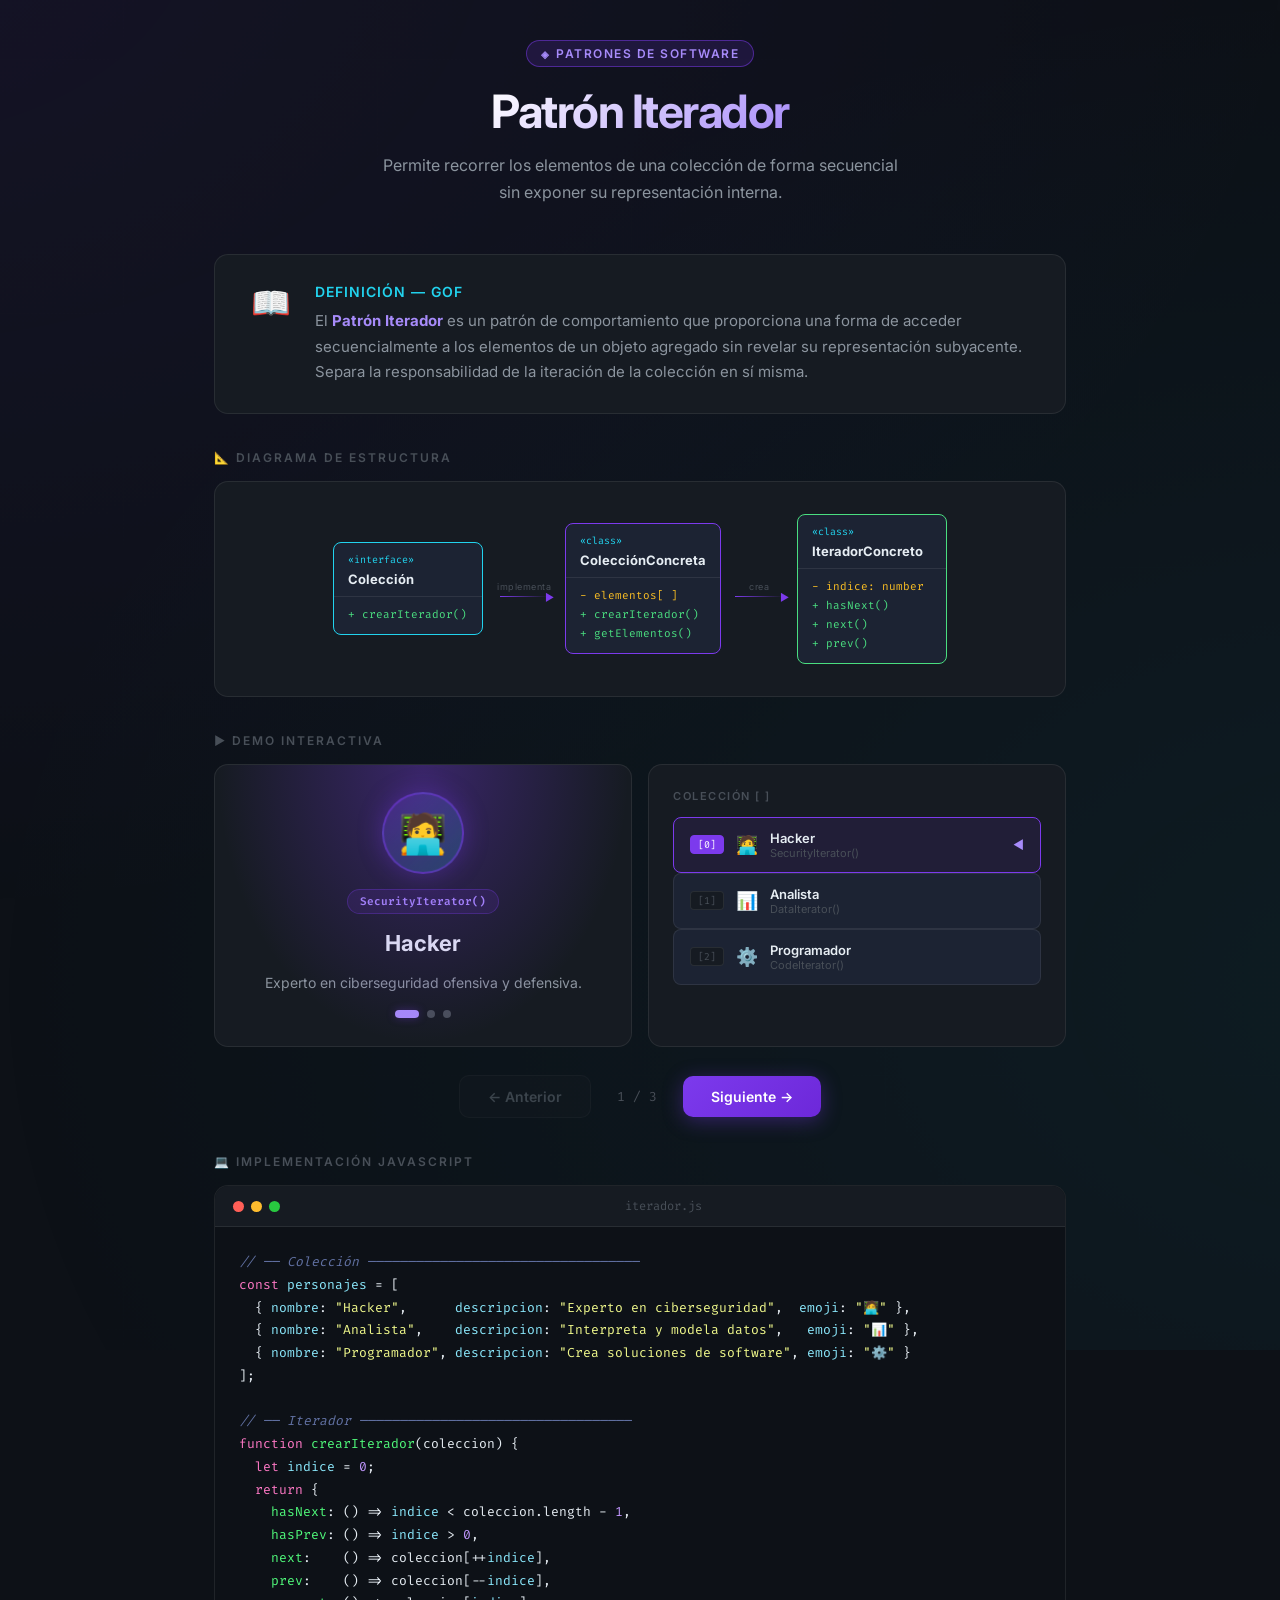
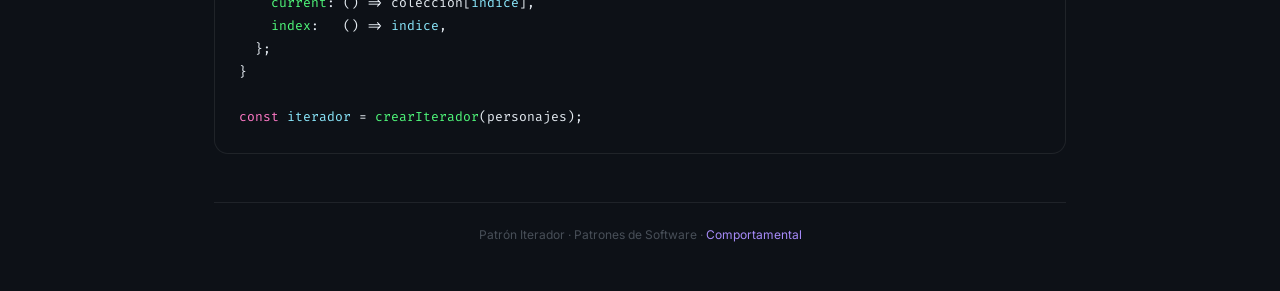
<file: index.html>
<!DOCTYPE html>
<html lang="es">
<head>
  <meta charset="UTF-8">
  <meta http-equiv="refresh" content="0; url=patron-iterador/">
  <title>Patrones de Software</title>
  <style>
    :root { --accent: #7c3aed; --bg: #0d1117; --text: #e6edf3; --muted: #8b949e; }
    * { margin: 0; padding: 0; box-sizing: border-box; }
    body {
      font-family: system-ui, sans-serif;
      background: var(--bg);
      color: var(--text);
      display: flex;
      flex-direction: column;
      align-items: center;
      justify-content: center;
      min-height: 100vh;
      gap: 16px;
    }
    h1 { font-size: 22px; font-weight: 700; }
    p  { color: var(--muted); font-size: 14px; }
    a  { color: var(--accent); }
  </style>
</head>
<body>
  <h1>Patrones de Software</h1>
  <p>Redirigiendo a <a href="patron-iterador/">Patrón Iterador</a>…</p>
</body>
</html>
</file>
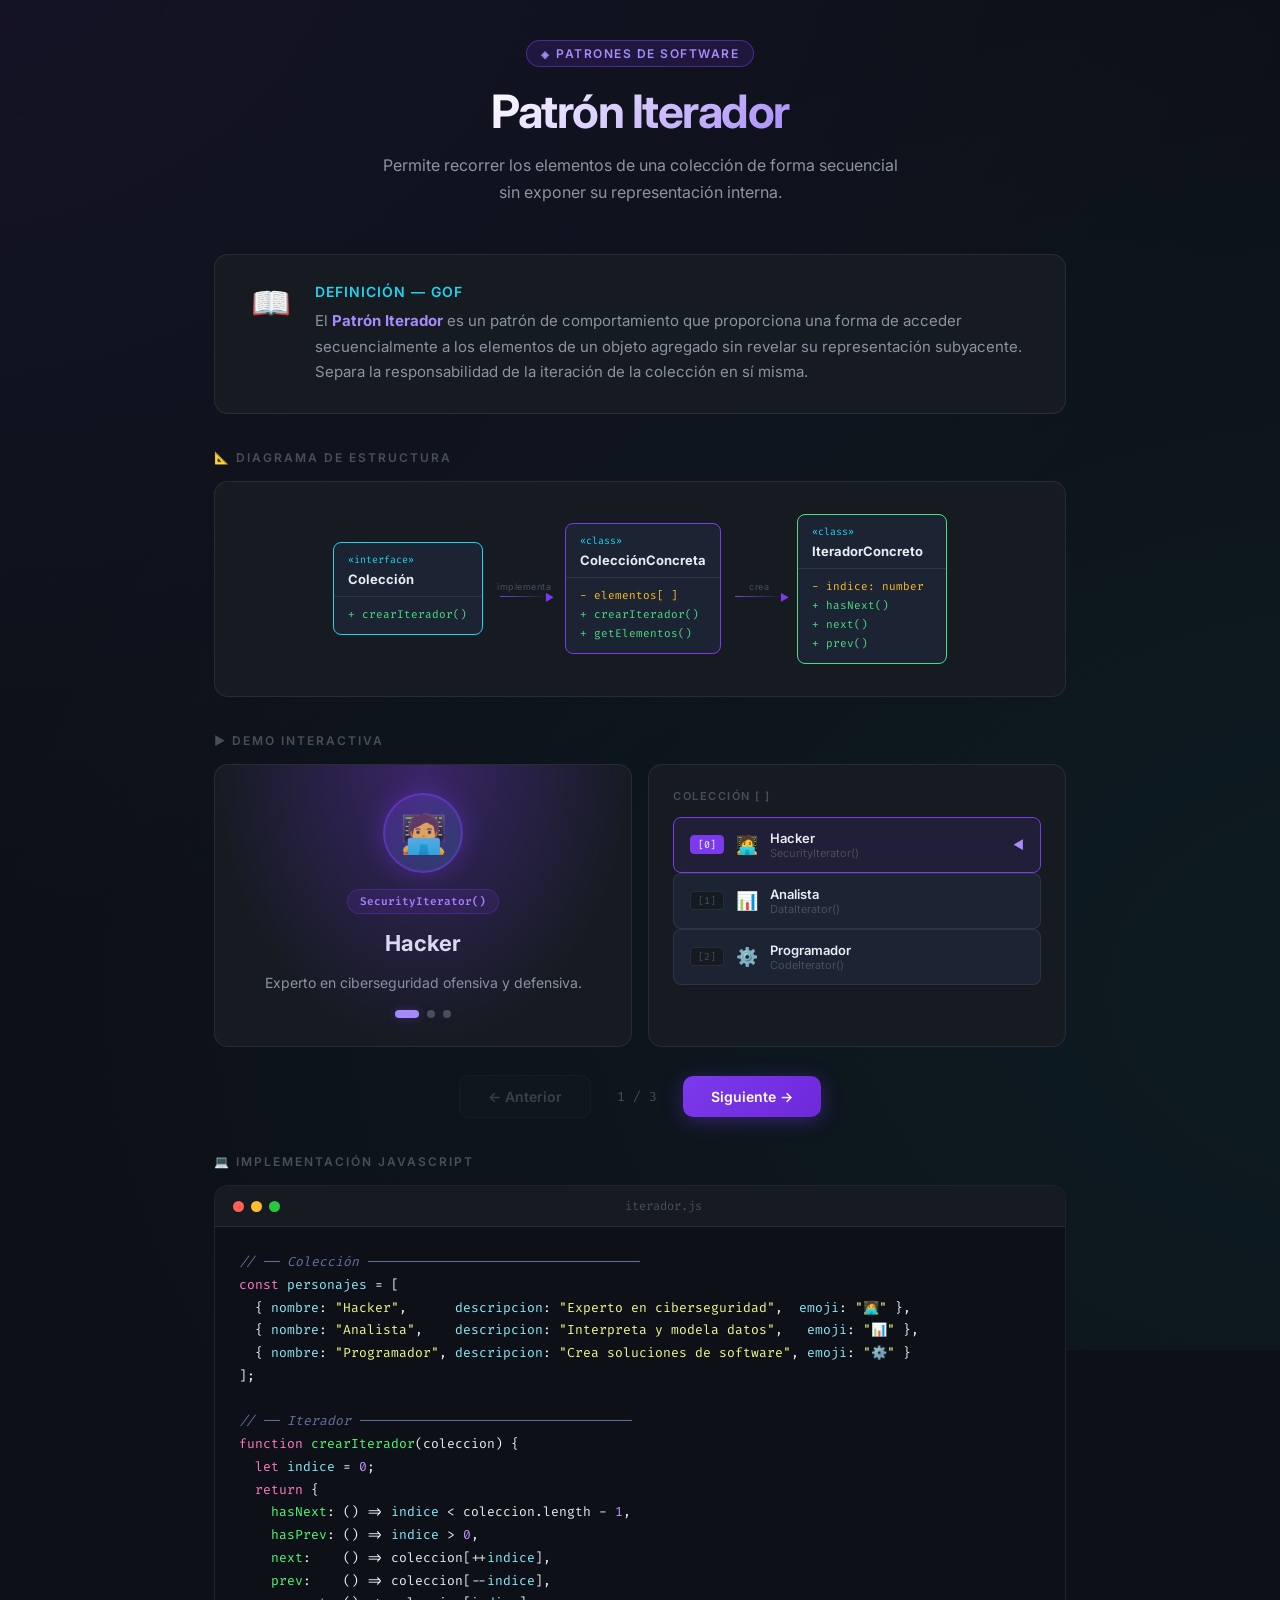
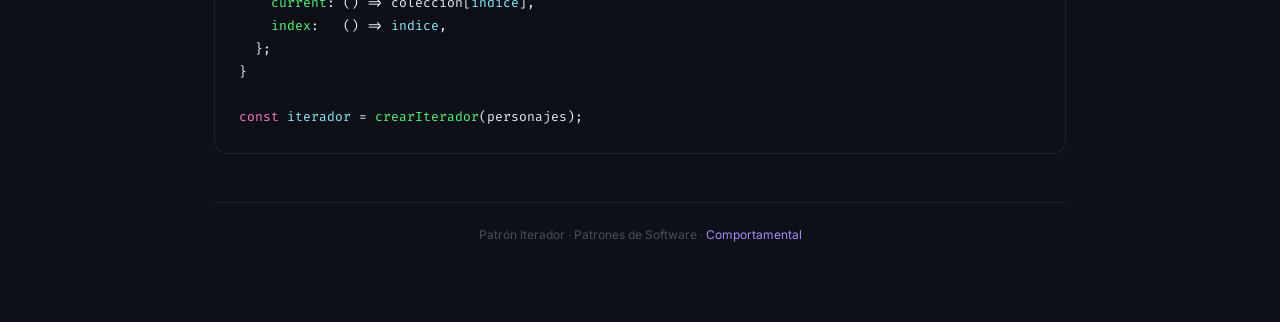
<file: patron-iterador/index.html>
<!DOCTYPE html>
<html lang="es">

<head>
  <meta charset="UTF-8">
  <meta name="viewport" content="width=device-width, initial-scale=1.0">
  <title>Patrón Iterador | Patrones de Software</title>
  <link
    href="https://fonts.googleapis.com/css2?family=Inter:wght@300;400;500;600;700&family=Fira+Code:wght@400;500&display=swap"
    rel="stylesheet">
  <link rel="stylesheet" href="style.css">
</head>

<body>
  <div class="wrapper">

    <!-- Header -->
    <header class="header">
      <div class="badge">Patrones de Software</div>
      <h1>Patrón Iterador</h1>
      <p class="subtitle">
        Permite recorrer los elementos de una colección de forma secuencial
        sin exponer su representación interna.
      </p>
    </header>

    <!-- Definición -->
    <div class="definition-card">
      <div class="def-icon">📖</div>
      <div>
        <h3>Definición — GoF</h3>
        <p>
          El <strong style="color:var(--accent-light)">Patrón Iterador</strong> es un patrón de comportamiento que
          proporciona una forma de acceder secuencialmente a los elementos de un objeto agregado
          sin revelar su representación subyacente. Separa la responsabilidad de la
          iteración de la colección en sí misma.
        </p>
      </div>
    </div>

    <!-- Diagrama UML -->
    <div class="diagram-section">
      <div class="section-title">📐 Diagrama de Estructura</div>
      <div class="diagram">

        <!-- Colección (interfaz) -->
        <div class="uml-box interface">
          <div class="uml-header">
            <span class="uml-stereotype">«interface»</span>
            <span class="uml-name">Colección</span>
          </div>
          <div class="uml-body">
            <span class="uml-method pub">+ crearIterador()</span>
          </div>
        </div>

        <div class="arrow">
          <span class="arrow-label">implementa</span>
          <div class="arrow-line"></div>
        </div>

        <!-- Colección Concreta -->
        <div class="uml-box concrete">
          <div class="uml-header">
            <span class="uml-stereotype">«class»</span>
            <span class="uml-name">ColecciónConcreta</span>
          </div>
          <div class="uml-body">
            <span class="uml-method prv">- elementos[ ]</span>
            <span class="uml-method pub">+ crearIterador()</span>
            <span class="uml-method pub">+ getElementos()</span>
          </div>
        </div>

        <div class="arrow">
          <span class="arrow-label">crea</span>
          <div class="arrow-line"></div>
        </div>

        <!-- Iterador Concreto -->
        <div class="uml-box highlight">
          <div class="uml-header">
            <span class="uml-stereotype">«class»</span>
            <span class="uml-name">IteradorConcreto</span>
          </div>
          <div class="uml-body">
            <span class="uml-method prv">- indice: number</span>
            <span class="uml-method pub">+ hasNext()</span>
            <span class="uml-method pub">+ next()</span>
            <span class="uml-method pub">+ prev()</span>
          </div>
        </div>

      </div>
    </div>

    <!-- Demo Interactiva -->
    <div class="demo-section">
      <div class="section-title">▶ Demo Interactiva</div>
      <div class="demo-grid">

        <!-- Personaje activo -->
        <div class="character-panel">
          <div class="avatar" id="avatar">🧑‍💻</div>
          <div id="rol">iterador.current()</div>
          <div id="nombre">—</div>
          <div id="descripcion">—</div>
          <div class="dots" id="dots"></div>
        </div>

        <!-- Lista de la colección -->
        <div class="collection-panel">
          <div class="panel-label">Colección [ ]</div>
          <div id="collection-list"></div>
        </div>

      </div>

      <!-- Controles -->
      <div class="controls">
        <button class="btn btn-secondary" id="btnAnterior" onclick="anterior()">
          ← Anterior
        </button>
        <span class="counter" id="counter">0 / 0</span>
        <button class="btn btn-primary" id="btnSiguiente" onclick="siguiente()">
          Siguiente →
        </button>
      </div>
    </div>

    <!-- Código de ejemplo -->
    <div class="code-section">
      <div class="section-title">💻 Implementación JavaScript</div>
      <div class="code-block">
        <div class="code-topbar">
          <div class="code-dots">
            <span></span><span></span><span></span>
          </div>
          <span class="code-file">iterador.js</span>
          <span></span>
        </div>
        <pre><code><span class="cm">// ── Colección ──────────────────────────────────</span>
<span class="kw">const</span> <span class="prop">personajes</span> = [
  { <span class="prop">nombre</span>: <span class="str">"Hacker"</span>,      <span class="prop">descripcion</span>: <span class="str">"Experto en ciberseguridad"</span>,  <span class="prop">emoji</span>: <span class="str">"🧑‍💻"</span> },
  { <span class="prop">nombre</span>: <span class="str">"Analista"</span>,    <span class="prop">descripcion</span>: <span class="str">"Interpreta y modela datos"</span>,   <span class="prop">emoji</span>: <span class="str">"📊"</span> },
  { <span class="prop">nombre</span>: <span class="str">"Programador"</span>, <span class="prop">descripcion</span>: <span class="str">"Crea soluciones de software"</span>, <span class="prop">emoji</span>: <span class="str">"⚙️"</span> }
];

<span class="cm">// ── Iterador ──────────────────────────────────</span>
<span class="kw">function</span> <span class="fn">crearIterador</span>(coleccion) {
  <span class="kw">let</span> <span class="prop">indice</span> = <span class="num">0</span>;
  <span class="kw">return</span> {
    <span class="fn">hasNext</span>: () => <span class="prop">indice</span> &lt; coleccion.length - <span class="num">1</span>,
    <span class="fn">hasPrev</span>: () => <span class="prop">indice</span> > <span class="num">0</span>,
    <span class="fn">next</span>:    () => coleccion[++<span class="prop">indice</span>],
    <span class="fn">prev</span>:    () => coleccion[--<span class="prop">indice</span>],
    <span class="fn">current</span>: () => coleccion[<span class="prop">indice</span>],
    <span class="fn">index</span>:   () => <span class="prop">indice</span>,
  };
}

<span class="kw">const</span> <span class="prop">iterador</span> = <span class="fn">crearIterador</span>(personajes);</code></pre>
      </div>
    </div>

    <footer class="footer">
      Patrón Iterador · Patrones de Software · <span style="color:var(--accent-light)">Comportamental</span>
    </footer>

  </div>

  <script src="iterador.js"></script>
</body>

</html>
</file>
<file: patron-iterador/style.css>
:root {
  --bg-primary: #0d1117;
  --bg-secondary: #161b22;
  --bg-card: #1c2333;
  --bg-card-hover: #212a3e;
  --accent: #7c3aed;
  --accent-glow: rgba(124, 58, 237, 0.35);
  --accent-light: #a78bfa;
  --cyan: #22d3ee;
  --cyan-glow: rgba(34, 211, 238, 0.25);
  --green: #4ade80;
  --amber: #fbbf24;
  --text-primary: #e6edf3;
  --text-secondary: #8b949e;
  --text-muted: #484f58;
  --border: rgba(255, 255, 255, 0.08);
  --border-accent: rgba(124, 58, 237, 0.5);
  --radius: 14px;
  --radius-sm: 8px;
}

* {
  margin: 0;
  padding: 0;
  box-sizing: border-box;
}

body {
  font-family: 'Inter', sans-serif;
  background: var(--bg-primary);
  color: var(--text-primary);
  min-height: 100vh;
  overflow-x: hidden;
}

/* Animated background */
body::before {
  content: '';
  position: fixed;
  top: -50%;
  left: -50%;
  width: 200%;
  height: 200%;
  background: radial-gradient(ellipse at 20% 20%, rgba(124, 58, 237, 0.08) 0%, transparent 50%),
    radial-gradient(ellipse at 80% 80%, rgba(34, 211, 238, 0.06) 0%, transparent 50%);
  animation: bgShift 15s ease-in-out infinite alternate;
  z-index: 0;
}

@keyframes bgShift {
  from { transform: translate(0, 0); }
  to   { transform: translate(3%, 3%); }
}

.wrapper {
  position: relative;
  z-index: 1;
  max-width: 900px;
  margin: 0 auto;
  padding: 40px 24px 80px;
}

/* ── Header ── */
.header {
  text-align: center;
  margin-bottom: 48px;
}

.badge {
  display: inline-flex;
  align-items: center;
  gap: 6px;
  background: rgba(124, 58, 237, 0.15);
  border: 1px solid var(--border-accent);
  color: var(--accent-light);
  font-size: 12px;
  font-weight: 600;
  letter-spacing: 1.5px;
  text-transform: uppercase;
  padding: 5px 14px;
  border-radius: 100px;
  margin-bottom: 18px;
}

.badge::before {
  content: '◈';
  font-size: 10px;
}

h1 {
  font-size: clamp(28px, 5vw, 46px);
  font-weight: 700;
  letter-spacing: -1.5px;
  line-height: 1.15;
  background: linear-gradient(135deg, #ffffff 30%, var(--accent-light) 70%, var(--cyan) 100%);
  -webkit-background-clip: text;
  background-clip: text;
  -webkit-text-fill-color: transparent;
  margin-bottom: 14px;
}

.subtitle {
  color: var(--text-secondary);
  font-size: 16px;
  font-weight: 400;
  max-width: 520px;
  margin: 0 auto;
  line-height: 1.7;
}

/* ── Definition Card ── */
.definition-card {
  background: var(--bg-secondary);
  border: 1px solid var(--border);
  border-radius: var(--radius);
  padding: 28px 32px;
  margin-bottom: 36px;
  display: flex;
  gap: 20px;
  align-items: flex-start;
}

.def-icon {
  font-size: 32px;
  min-width: 48px;
  text-align: center;
}

.definition-card h3 {
  font-size: 14px;
  font-weight: 600;
  color: var(--cyan);
  text-transform: uppercase;
  letter-spacing: 1px;
  margin-bottom: 8px;
}

.definition-card p {
  color: var(--text-secondary);
  font-size: 15px;
  line-height: 1.7;
}

/* ── UML Diagram ── */
.section-title {
  font-size: 12px;
  font-weight: 600;
  color: var(--text-muted);
  text-transform: uppercase;
  letter-spacing: 2px;
  margin-bottom: 16px;
}

.diagram-section {
  margin-bottom: 36px;
}

.diagram {
  background: var(--bg-secondary);
  border: 1px solid var(--border);
  border-radius: var(--radius);
  padding: 32px 24px;
  display: flex;
  align-items: center;
  justify-content: center;
  gap: 0;
  flex-wrap: wrap;
  row-gap: 20px;
  overflow: hidden;
}

.uml-box {
  background: var(--bg-card);
  border: 1.5px solid var(--border);
  border-radius: var(--radius-sm);
  min-width: 150px;
  text-align: left;
  flex-shrink: 0;
  transition: transform 0.2s, border-color 0.2s;
}

.uml-box:hover {
  transform: translateY(-3px);
  border-color: var(--accent-light);
}

.uml-box.interface { border-color: var(--cyan); }
.uml-box.concrete  { border-color: var(--accent); }
.uml-box.highlight { border-color: var(--green); }

.uml-header {
  padding: 10px 14px 8px;
  border-bottom: 1px solid var(--border);
}

.uml-stereotype {
  font-size: 10px;
  color: var(--cyan);
  font-family: 'Fira Code', monospace;
  display: block;
  margin-bottom: 2px;
}

.uml-name {
  font-size: 13px;
  font-weight: 700;
  color: var(--text-primary);
}

.uml-body {
  padding: 8px 14px 10px;
}

.uml-method {
  font-size: 11px;
  font-family: 'Fira Code', monospace;
  color: var(--text-secondary);
  padding: 2px 0;
  display: block;
}

.uml-method.pub { color: var(--green); }
.uml-method.prv { color: var(--amber); }

.arrow {
  display: flex;
  flex-direction: column;
  align-items: center;
  padding: 0 14px;
  color: var(--text-muted);
  font-size: 11px;
  gap: 4px;
}

.arrow-line {
  width: 48px;
  height: 1px;
  background: linear-gradient(90deg, var(--accent), transparent);
  position: relative;
}

.arrow-line::after {
  content: '▶';
  position: absolute;
  right: -6px;
  top: -5px;
  font-size: 10px;
  color: var(--accent);
}

.arrow-label {
  font-size: 9px;
  color: var(--text-muted);
  letter-spacing: 0.5px;
}

/* ── Demo Section ── */
.demo-section {
  margin-bottom: 36px;
}

.demo-grid {
  display: grid;
  grid-template-columns: 1fr 1fr;
  gap: 16px;
}

@media (max-width: 600px) {
  .demo-grid       { grid-template-columns: 1fr; }
  .definition-card { flex-direction: column; }
}

/* Card de personaje activo */
.character-panel {
  background: var(--bg-secondary);
  border: 1px solid var(--border);
  border-radius: var(--radius);
  padding: 28px;
  display: flex;
  flex-direction: column;
  align-items: center;
  gap: 16px;
  position: relative;
  overflow: hidden;
}

.character-panel::before {
  content: '';
  position: absolute;
  inset: 0;
  background: radial-gradient(ellipse at top, var(--accent-glow) 0%, transparent 70%);
  pointer-events: none;
}

.avatar {
  width: 80px;
  height: 80px;
  border-radius: 50%;
  display: flex;
  align-items: center;
  justify-content: center;
  font-size: 38px;
  background: linear-gradient(135deg, rgba(124, 58, 237, 0.3), rgba(34, 211, 238, 0.2));
  border: 2px solid var(--border-accent);
  box-shadow: 0 0 24px var(--accent-glow);
  transition: all 0.4s ease;
}

.avatar.animating {
  animation: avatarPop 0.4s cubic-bezier(0.34, 1.56, 0.64, 1);
}

@keyframes avatarPop {
  0%   { transform: scale(0.7); opacity: 0.3; }
  100% { transform: scale(1);   opacity: 1; }
}

#nombre {
  font-size: 22px;
  font-weight: 700;
  color: var(--text-primary);
  transition: opacity 0.25s;
}

#descripcion {
  font-size: 14px;
  color: var(--text-secondary);
  text-align: center;
  line-height: 1.6;
}

#rol {
  display: inline-flex;
  align-items: center;
  gap: 6px;
  font-size: 11px;
  font-weight: 600;
  font-family: 'Fira Code', monospace;
  color: var(--accent-light);
  background: rgba(124, 58, 237, 0.12);
  border: 1px solid rgba(124, 58, 237, 0.3);
  padding: 4px 12px;
  border-radius: 100px;
}

/* Index tracker */
.dots {
  display: flex;
  gap: 8px;
  align-items: center;
}

.dot {
  width: 8px;
  height: 8px;
  border-radius: 50%;
  background: var(--text-muted);
  transition: all 0.3s ease;
  cursor: pointer;
}

.dot.active {
  background: var(--accent-light);
  width: 24px;
  border-radius: 4px;
  box-shadow: 0 0 8px var(--accent-glow);
}

/* Collection panel */
.collection-panel {
  background: var(--bg-secondary);
  border: 1px solid var(--border);
  border-radius: var(--radius);
  padding: 24px;
  display: flex;
  flex-direction: column;
  gap: 10px;
}

.panel-label {
  font-size: 11px;
  font-weight: 600;
  color: var(--text-muted);
  text-transform: uppercase;
  letter-spacing: 1.5px;
  margin-bottom: 4px;
}

.collection-item {
  background: var(--bg-card);
  border: 1px solid var(--border);
  border-radius: var(--radius-sm);
  padding: 12px 16px;
  display: flex;
  align-items: center;
  gap: 12px;
  cursor: pointer;
  transition: all 0.2s ease;
}

.collection-item:hover {
  border-color: rgba(124, 58, 237, 0.4);
  background: var(--bg-card-hover);
}

.collection-item.current {
  border-color: var(--accent);
  background: rgba(124, 58, 237, 0.1);
}

.item-idx {
  font-size: 10px;
  font-family: 'Fira Code', monospace;
  color: var(--text-muted);
  background: var(--bg-secondary);
  border: 1px solid var(--border);
  border-radius: 4px;
  padding: 2px 7px;
  min-width: 32px;
  text-align: center;
}

.current .item-idx {
  background: var(--accent);
  color: white;
  border-color: var(--accent);
}

.item-emoji { font-size: 18px; }
.item-info  { flex: 1; }

.item-name {
  font-size: 13px;
  font-weight: 600;
  color: var(--text-primary);
}

.item-desc {
  font-size: 11px;
  color: var(--text-muted);
}

.arrow-indicator {
  font-size: 12px;
  color: var(--accent-light);
  opacity: 0;
  transition: opacity 0.2s;
}

.current .arrow-indicator { opacity: 1; }

/* ── Controls ── */
.controls {
  display: flex;
  align-items: center;
  justify-content: center;
  gap: 16px;
  margin-top: 28px;
}

.btn {
  display: inline-flex;
  align-items: center;
  gap: 8px;
  padding: 12px 28px;
  border-radius: 10px;
  border: none;
  font-family: 'Inter', sans-serif;
  font-size: 14px;
  font-weight: 600;
  cursor: pointer;
  transition: all 0.2s ease;
  position: relative;
  overflow: hidden;
}

.btn::after {
  content: '';
  position: absolute;
  inset: 0;
  background: white;
  opacity: 0;
  transition: opacity 0.2s;
}

.btn:hover::after { opacity: 0.07; }
.btn:active       { transform: scale(0.96); }

.btn-primary {
  background: linear-gradient(135deg, var(--accent), #6d28d9);
  color: white;
  box-shadow: 0 4px 20px var(--accent-glow);
}

.btn-primary:hover {
  box-shadow: 0 6px 28px rgba(124, 58, 237, 0.5);
  transform: translateY(-1px);
}

.btn-secondary {
  background: var(--bg-secondary);
  color: var(--text-secondary);
  border: 1px solid var(--border);
}

.btn-secondary:hover {
  color: var(--text-primary);
  border-color: rgba(124, 58, 237, 0.4);
}

.btn:disabled {
  opacity: 0.35;
  cursor: not-allowed;
  transform: none !important;
  box-shadow: none !important;
}

.counter {
  font-family: 'Fira Code', monospace;
  font-size: 13px;
  color: var(--text-muted);
  min-width: 60px;
  text-align: center;
}

/* ── Code Section ── */
.code-section {
  margin-bottom: 36px;
}

.code-block {
  background: #0d1117;
  border: 1px solid var(--border);
  border-radius: var(--radius);
  overflow: hidden;
}

.code-topbar {
  display: flex;
  align-items: center;
  justify-content: space-between;
  padding: 12px 18px;
  background: var(--bg-secondary);
  border-bottom: 1px solid var(--border);
}

.code-dots {
  display: flex;
  gap: 7px;
}

.code-dots span {
  width: 11px;
  height: 11px;
  border-radius: 50%;
}

.code-dots span:nth-child(1) { background: #ff5f57; }
.code-dots span:nth-child(2) { background: #febc2e; }
.code-dots span:nth-child(3) { background: #28c840; }

.code-file {
  font-size: 12px;
  font-family: 'Fira Code', monospace;
  color: var(--text-muted);
}

pre {
  padding: 24px;
  overflow-x: auto;
  margin: 0;
}

code {
  font-family: 'Fira Code', monospace;
  font-size: 13px;
  line-height: 1.75;
}

/* Syntax highlight colors */
.kw   { color: #ff79c6; }
.fn   { color: #50fa7b; }
.str  { color: #f1fa8c; }
.cm   { color: #6272a4; font-style: italic; }
.num  { color: #bd93f9; }
.prop { color: #8be9fd; }
.cls  { color: #ffb86c; }

/* ── Footer ── */
.footer {
  text-align: center;
  margin-top: 48px;
  padding-top: 24px;
  border-top: 1px solid var(--border);
  color: var(--text-muted);
  font-size: 12px;
}
</file>
